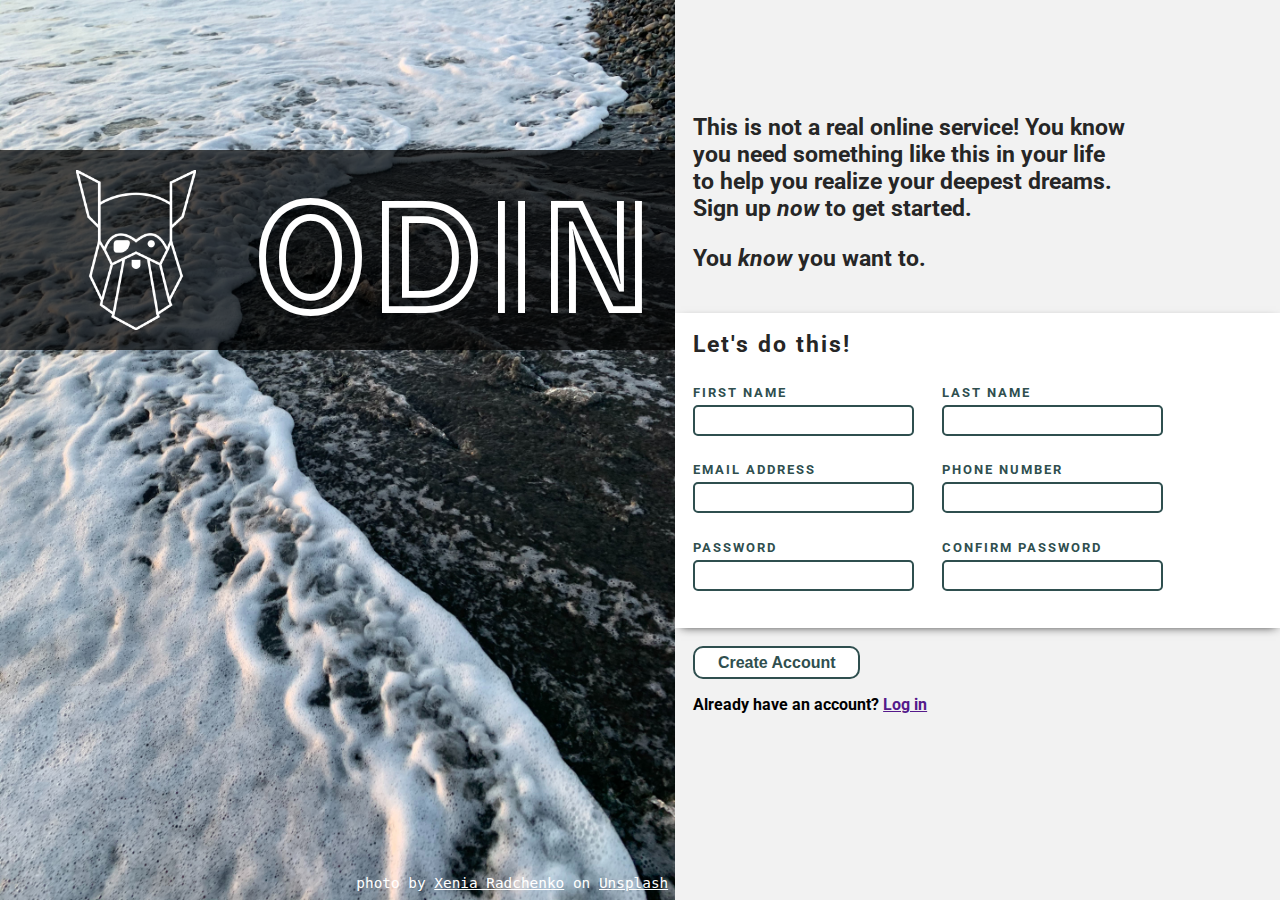
<file: index.html>
<!DOCTYPE html>
<html lang="en">
<head>
    <meta charset="UTF-8">
    <meta http-equiv="X-UA-Compatible" content="IE=edge">
    <meta name="viewport" content="width=device-width, initial-scale=1.0">
    <link rel="stylesheet" href="./style.css">
    <script src="./script.js" defer></script>
    <title>Odin Sign-Up Form</title>
</head>
<body>
<div id="main-container">
    <div id="left-container">
        <img src="./images/xenia-radchenko-b5-WiEXIuAg-unsplash.jpg">
        <div id="logo-container">
            <img src="./images/odin-lined.png">
            ODIN
        </div>
        <div id="credit-text">
            photo by <a href="https://unsplash.com/@xeniaradchenko" target="_blank">Xenia Radchenko</a> on <a href="https://unsplash.com/" target="_blank">Unsplash</a>
        </div>
    </div>

    <div id="right-container">
        <div id="top-blurb">
            <p>This is not a real online service! You know you need something like this in your life to help you realize your deepest dreams. Sign up <em>now</em> to get started.</p>
            <p>You <em>know</em> you want to.</p>
        </div>

        <form id="user-info-form">

            <span id="form-header">Let's do this!</span>
            
            <div><label for="first_name">FIRST NAME</label>
            <input type="text" id="first_name" placeholder=" " required></div>

            <div><label for="last_name">LAST NAME</label>
            <input type="text" id="last_name" placeholder=" " required></div>

            <div><label for="user_email">EMAIL ADDRESS</label>
            <input type="email" id="user_email" name="email" placeholder=" " required></div>

            <div><label for="phone_number">PHONE NUMBER</label>
            <input type="text" id="phone_number" placeholder=" " pattern="^(\+\d{1,2}\s?)?(?:\()?(\d{3})(?:\))?(?:\s|-)?\d{3}(?:\s|-)?\d{4}$" required></div>

            <div><label for="password">PASSWORD</label>
            <input type="password" id="password" name="password" placeholder=" " required></div>
            
            <div><label for="confirm-password">CONFIRM PASSWORD</label>
            <input type="password" id="confirm-password" name="confirm-password" placeholder=" " required></div>

            <div><span id="pass-error-message"></span><br></div>
        </form>

        <div id="bottom-blurb">
            <button type="submit" form="user-info-form">Create Account</button>
            <p>Already have an account? <a href="">Log in</a></p>
        </div>
    </div>
</div>
</body>
</html>
</file>
<file: style.css>
@import url('https://fonts.googleapis.com/css2?family=Roboto&family=Train+One&display=swap');

:root {
    --button-color: darkslategrey;
}

body {
    margin: 0;
    overflow: auto;
}

#main-container {
    display: flex;
}

#left-container {
    flex: auto;
    width: auto;
    position: relative;
}

#right-container {
    flex: auto;
    width: auto;
    font-family: 'Roboto', sans-serif;
    background-color: #f2f2f2;
}

img {
    height: 100vh;
    display: block;
}

#logo-container {
    position: absolute;
    top: 150px;
    color: white;
    display: flex;
    justify-content: center;
    align-items: center;
    font-family: 'Train One';
    font-size: 9rem;
    background-color: rgba(0, 0, 0, 0.7);
    padding: 20px;
    height: 200px;
    width: 100%;
    box-sizing: border-box;
}

#logo-container > * {
    flex: auto;
    max-width: 100%;
    max-height: 100%;
    object-fit: contain;
}

#credit-text {
    color: white;
    position: absolute;
    bottom: 1%;
    right: 1%;
    font-family: monospace;
    font-size: 0.9rem;
}

#credit-text a {
    color: white;
}

#top-blurb, #bottom-blurb {
    padding: 3%;
    font-weight: bolder;
    bottom: 100%;
}

#top-blurb {
    font-size: 23px;
    color: #262626;
    padding-top: 15%;
    padding-right: 25%;
}

form {
    padding: 3%;
    padding-bottom: 5%;
    background-color: white;
    box-shadow: 1px 3px 10px -5px black;
    display: grid;
    grid-template-columns: auto auto;
    grid-row-gap: 10%;
    grid-column-gap: 5%;
    justify-content: start;
    font-size: 0.8rem;
    font-weight: bold;
    letter-spacing: 2px;
    box-sizing: border-box;
    min-height: 35%;
}

#form-header {
    grid-column: 1 / span 2;
    font-size: 23px;
    color: #262626;
}

input, label {
    display: block;
}

label {
    color: darkslategray;
}

input:focus {
    box-shadow: 1px 1px 5px lightgray;
}

input:focus:valid {
    outline: none;
    border: 2px solid rgba(51, 153, 102, 0.5);
}

input:focus:invalid {
    outline: none;
    border: 2px solid rgba(153, 51, 51, 0.5);
}

input {
    margin-top: 5px;
    width: 16vw;
    height: 25px;
    border: 2px solid darkslategray;
    border-radius: 5px;
    padding-left: 10px;
    font-size: 15px;
    transition: 0.3s;
}

input:not(:focus):valid:not(:placeholder-shown) {
    border-color: rgba(51, 153, 102, 1);
    background-color: rgba(51, 153, 102, 0.1);
}

input:not(:focus):invalid:not(:placeholder-shown) {
    border-color: rgba(153, 51, 51, 1);
    background-color: rgba(153, 51, 51, 0.1);
}

input:placeholder-shown {
    border-color: darkslategray;
}

button {
    background-color: white;
    border: 2px solid var(--button-color);
    border-radius: 10px;
    color: var(--button-color);
    padding: 1% 4% 1% 4%;
    font-weight: bold;
    font-size: 1rem;
    cursor: pointer;
    transition: 0.3s;
}

button:hover {
    background-color: var(--button-color);
    color: white;
    transition: 0.3s;
}

#pass-error-message {
    color: rgba(153, 51, 51, 1);
    font-size: 0.7rem;
    transition: 0.3s;
}
</file>
